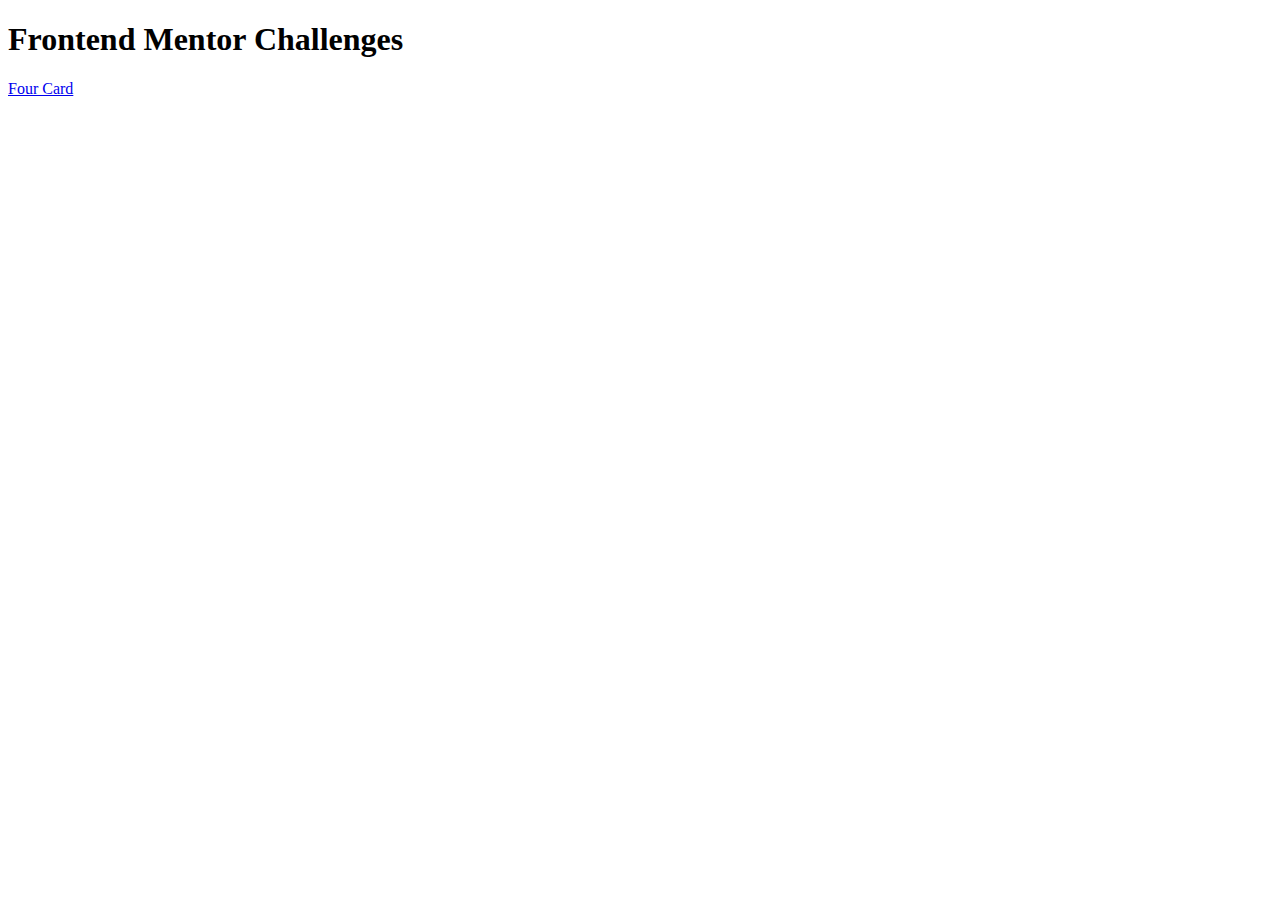
<file: index.html>
<!DOCTYPE html>
<html lang="en">
<head>
    <meta charset="UTF-8">
    <meta name="viewport" content="width=device-width, initial-scale=1.0">
    <title>Main Page of Frontend Mentor Projects</title>
</head>
<body>
    <h1>Frontend Mentor Challenges</h1>
    <a href="/four-card/index.html">Four Card</a>
</body>
</html>
</file>
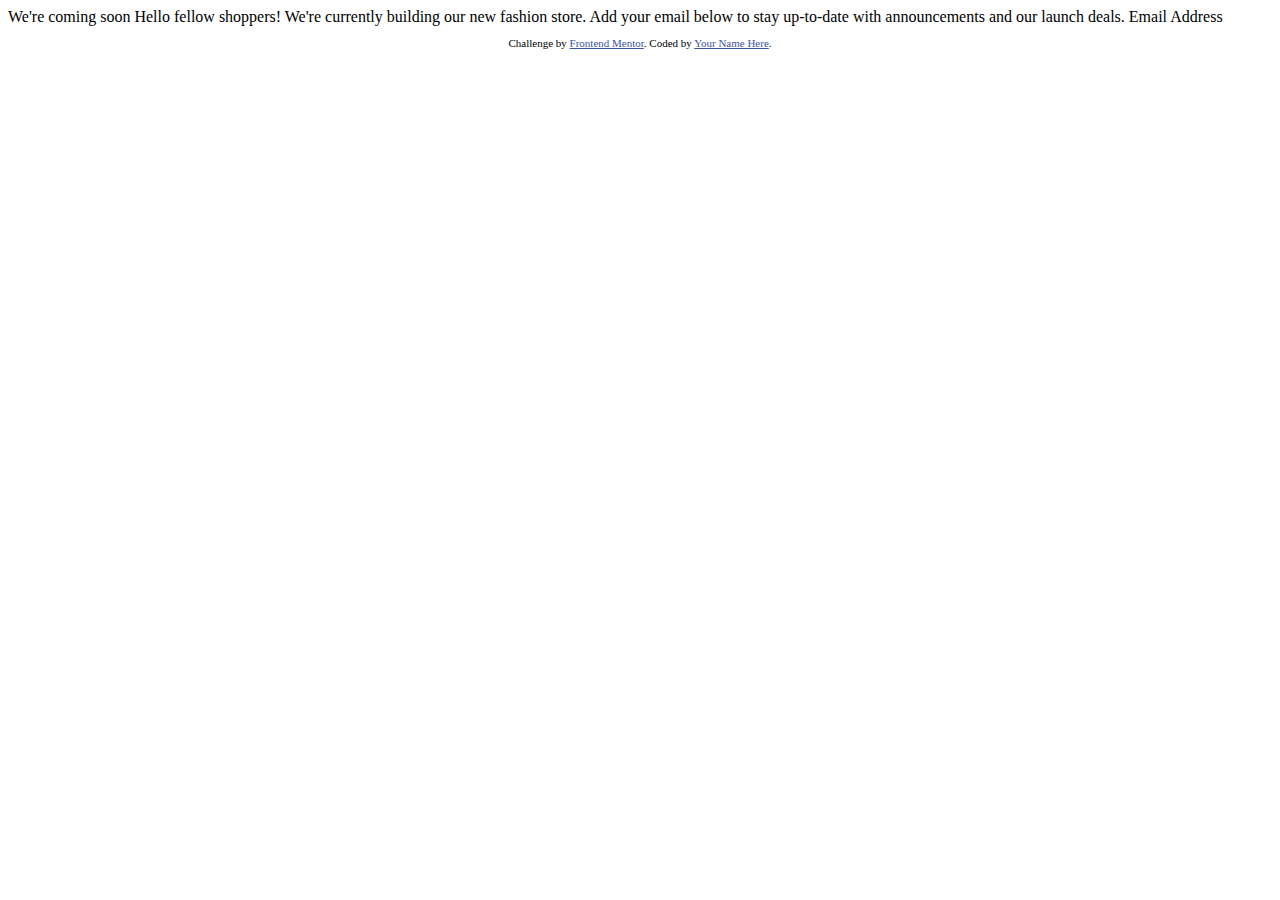
<file: base-apparel-coming-soon-master/index.html>
<!DOCTYPE html>
<html lang="en">
<head>
  <meta charset="UTF-8">
  <meta name="viewport" content="width=device-width, initial-scale=1.0"> <!-- displays site properly based on user's device -->

  <link rel="icon" type="image/png" sizes="32x32" href="./images/favicon-32x32.png">
  
  <title>Frontend Mentor | Base Apparel coming soon page</title>

  <!-- Feel free to remove these styles or customise in your own stylesheet 👍 -->
  <style>
    .attribution { font-size: 11px; text-align: center; }
    .attribution a { color: hsl(228, 45%, 44%); }
  </style>
</head>
<body>

  We're coming soon

  Hello fellow shoppers! We're currently building our new fashion store. 
  Add your email below to stay up-to-date with announcements and our launch deals.

  Email Address
  
  <footer>
    <p class="attribution">
      Challenge by <a href="https://www.frontendmentor.io?ref=challenge" target="_blank">Frontend Mentor</a>. 
      Coded by <a href="#">Your Name Here</a>.
    </p>
  </footer>
</body>
</html>
</file>
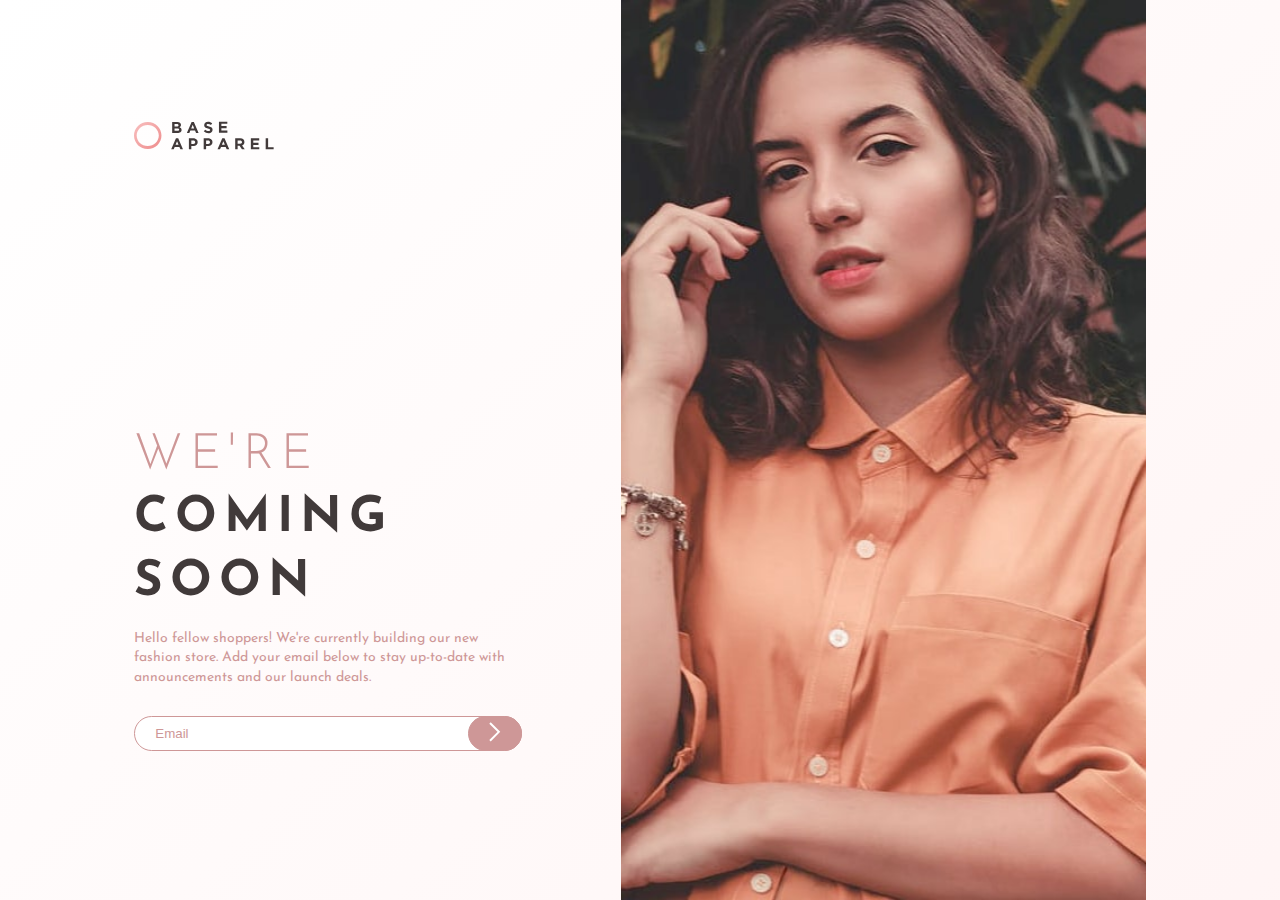
<file: base-apparel-coming-soon/index.html>
<!DOCTYPE html>
<html lang="en">

<head>
  <meta charset="UTF-8">
  <meta name="viewport" content="width=device-width, initial-scale=1.0">
  <link rel="icon" type="image/png" sizes="32x32" href="./images/favicon-32x32.png">
  <link rel="stylesheet" href="./styles/styles.css">
  <title>Frontend Mentor | Base Apparel coming soon page</title>
</head>
<body>
  
  <div class="wrapper">
    <div class="left-container">
      <header class="header">
        <img class="logo" src="./images/logo.svg" alt="logo-icon">
  
        <img class="hero" src="./images/hero-mobile.jpg" alt="hero-mobile">  
      </header>
  
      <main class="main">
  
        <section class="left-section">
  
          <h1><span>We're</span><span>coming</span> soon</h1>
          <p>
            Hello fellow shoppers! We're currently building our new fashion store.
            Add your email below to stay up-to-date with announcements and our launch deals.
          </p>
          <form action="#" id="form">
            <input type="email" placeholder="Email" name="email">
            <button class="btn"><img src="./images/icon-arrow.svg" alt="arrow-icon"></button> 
            <div class="error-box">
              <img src="./images/icon-error.svg" alt="error-icon">
              <small>Please provide a valid email</small>
            </div>   
            
          </form>
  
        </section>
        
      </main>

    </div>
    
    <section class="right-section"></section>
  </div>

  <script src="./script.js"></script>    

</body>

</html>
</file>
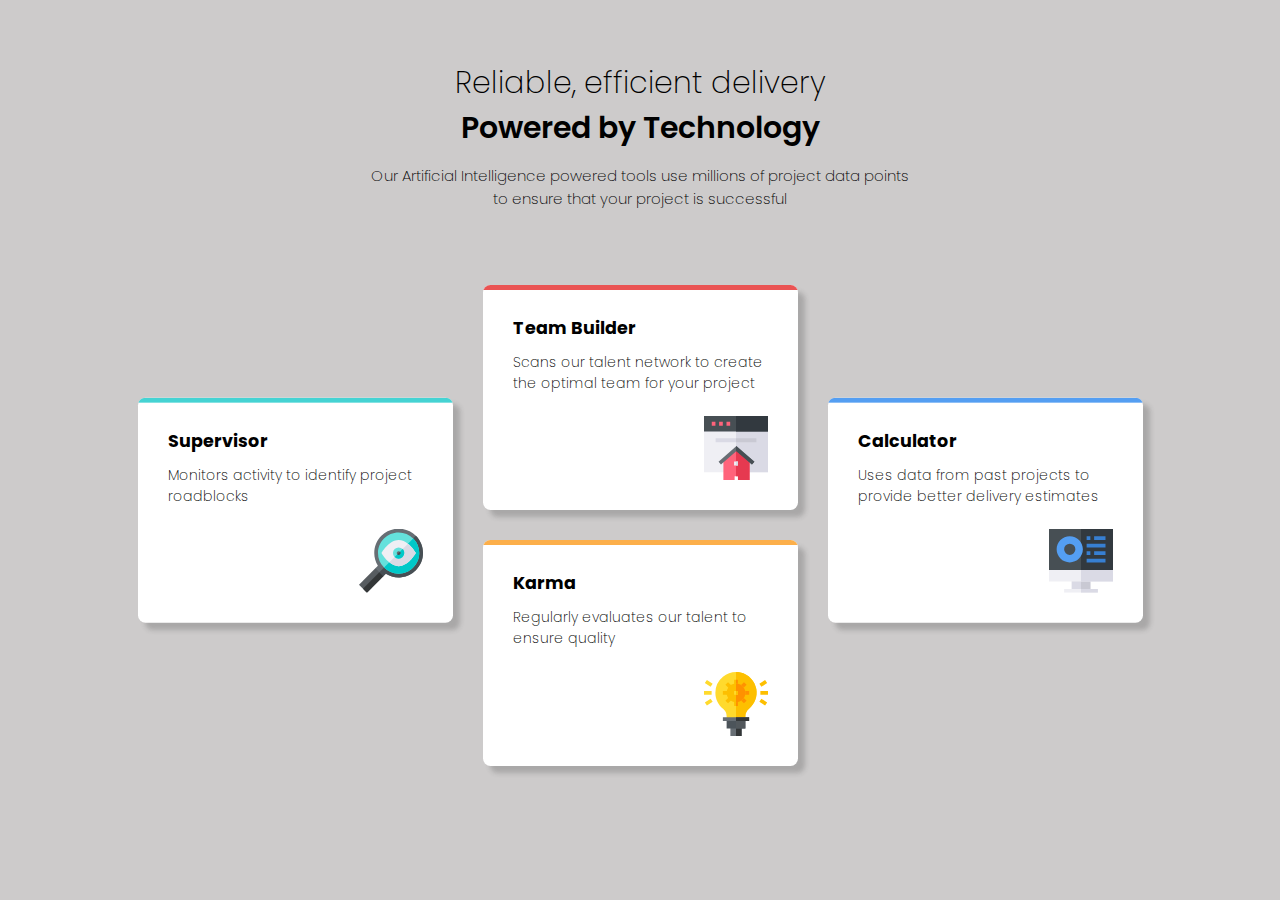
<file: four-card/index.html>
<!DOCTYPE html>
<html lang="en">
<head>
  <meta charset="UTF-8">
  <meta name="viewport" content="width=device-width, initial-scale=1.0"> 
  <link rel="icon" type="image/png" sizes="32x32" href="./images/favicon-32x32.png">
  <link rel="stylesheet" href="style.css">
  <title>Frontend Mentor | Four card feature section</title>
</head>
<body>
  <div class="wrapper">
    <header>
      <h1>
        Reliable, efficient delivery
        <p class="strong-title">Powered by Technology</p>
    </h1>
      <p>Our Artificial Intelligence powered tools use millions of project data points to ensure that your project is successful</p>
    </header>
    <main class="container">
      <div class="box box-cyan box-push">
        <h3>Supervisor</h3>
        <p>Monitors activity to identify project roadblocks</p>
        <img src="./images/icon-supervisor.svg" alt="supervisor">
      </div>
      <div class="box box-red">
        <h3>Team Builder</h3>
        <p>Scans our talent network to create the optimal team for your project</p>
        <img src="./images/icon-team-builder.svg" alt="team-builder">
      </div> 
      <div class="box box-blue box-push">
        <h3>Calculator</h3>
        <p>Uses data from past projects to provide better delivery estimates</p>
        <img src="./images/icon-calculator.svg" alt="calculator">
      </div>
      <div class="box box-orange">
        <h3>Karma</h3>
        <p>Regularly evaluates our talent to ensure quality</p>
        <img src="./images/icon-karma.svg" alt="karma">
      </div>
    </main> 
  </div>
</body>
</html>
</file>
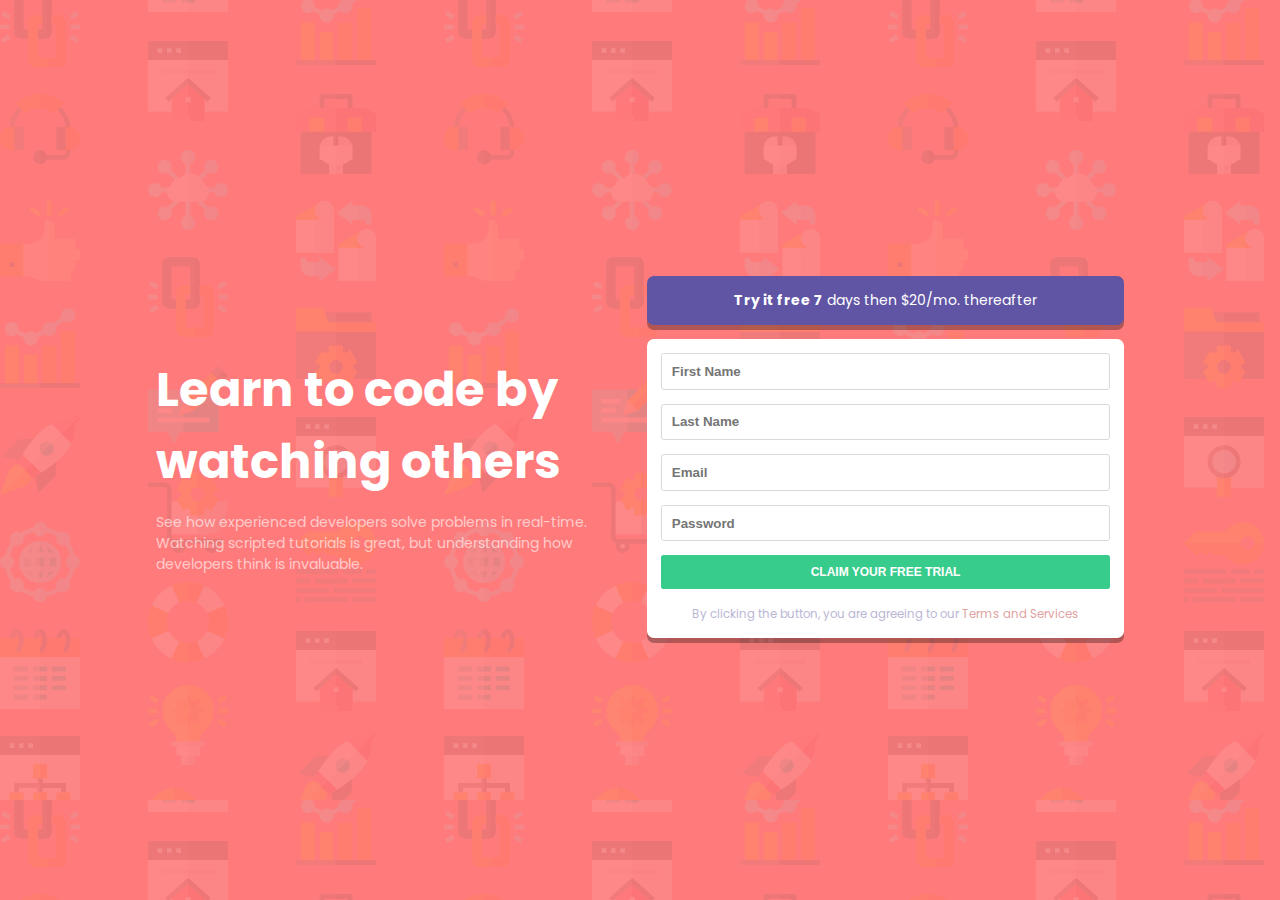
<file: signup-form/index.html>
<!DOCTYPE html>
<html lang="en">
<head>
  <meta charset="UTF-8">
  <meta name="viewport" content="width=device-width, initial-scale=1.0"> <!-- displays site properly based on user's device -->

  <link rel="icon" type="image/png" sizes="32x32" href="./images/favicon-32x32.png">
  <link rel="stylesheet" href="./styles/style.css">
  <title>Frontend Mentor | Intro component with sign up form</title>
</head>
<body>
<div class="wrapper">

  <section class="left-section">
    <h1>Learn to code by watching others</h1>
    <p>
      See how experienced developers solve problems in real-time. Watching scripted tutorials is great, 
      but understanding how developers think is invaluable.
    </p>
  </section>

  <section class="right-section">
    <div>
      <div class="box box-blue">
        <p><strong>Try it free 7</strong> days then $20/mo. thereafter</p>
      </div>
      <form class="box" action="" id="form">
        <div class="form-control">
          <input type="text" placeholder="First Name" id="firstName">
          <img src="./images/icon-error.svg" alt="error-icon">
          <small></small>
        </div>
        <div class="form-control">
          <input type="text" placeholder="Last Name" id="lastName">
          <img src="./images/icon-error.svg" alt="error-icon">
          <small></small>
        </div>
        <div class="form-control">
          <input type="email" placeholder="Email" id="email">
          <img src="./images/icon-error.svg" alt="error-icon">
          <small></small>
          <!-- <small>Looks like this is not an email</small> -->
        </div>
        <div class="form-control">
          <input type="password" placeholder="Password" id="password">
          <img src="./images/icon-error.svg" alt="error-icon">
          <small></small>
        </div>
       <button class="btn">Claim your free trial</button>
       <small class="form-footer">By clicking the button, you are agreeing to our <a href="#">Terms and Services</a></small>
      </form>
    </div>
  </section>

</div>

<script src="./script.js"></script>
 
</body>
</html>
</file>
<file: base-apparel-coming-soon/styles/styles.css>
@import url(typography.css);

@import url(header.css);

@import url(main.css);

@import url(media-query.css);
</file>
<file: four-card/style.css>
@import url('https://fonts.googleapis.com/css2?family=Poppins:wght@200;400;600&display=swap');

/* Typography */

*, *:before, *:after {
    padding: 0;
    margin: 0;
    box-sizing: inherit;
}

html {
    box-sizing: border-box;
    font-size: 15px;
    line-height: 1.5;
    font-family: Poppins, sans-serif;
    background-color: hsl(0, 2%, 80%);
}

.wrapper {
    max-width: 70em;
    margin: 0 auto;
}

h1 {
    font-weight: 200;
}

.strong-title {
    font-weight: 600;
    margin-bottom: 1rem;
}

p {
    font-weight: 200;
}

/* Header Styles */

header {
    max-width: 36rem;
    margin: 4rem auto;
    display: flex;
    flex-direction: column;
    justify-content: center;
    align-items: center;
    text-align: center;
}

.container {
  display: flex;
  flex-wrap: wrap;
  width: 100%;
  margin: 0 auto;
  justify-content: center;
  align-items: center;
}

.box {
   position: relative;
   background-color: #ffffff;
   padding: 2rem;
   width: 21rem;
   margin: 1rem;
   position: relative;
   border-radius: 0.5rem;
   overflow: hidden;
   box-shadow: 7px 7px 5px 0px rgba(50, 50, 50, 0.23);
}

.box-push {
    transform: translateY(50%);
}

@media (max-width: 1020px) {
     .box-push {
          transform: translateY(0); 
        } 
    }

@media (max-width: 400px) {
     header p, h1 { 
        text-align: center; width: 80%; 
    } 
     .strong-title {
          margin: 0 auto; 
        }
    }

.box:after {
    content: '';
    width: 100%;
    height: 5px;
    position: absolute;
    top: 0;
    left: 0;
}

.box-cyan:after {
    background-color: hsl(180, 62%, 55%);
}

.box-red:after {
   background-color: hsl(0, 78%, 62%);
}

.box-blue:after {
    background-color: hsl(212, 86%, 64%);
}

.box-orange:after {
   background-color: hsl(34, 97%, 64%);
}

.box h3 {
    margin-bottom: 0.7rem;
}

.box p {
    font-size: 14px;
    margin-bottom: 1.5rem;
}

.box img {
    display: block;
    margin-left: auto;
}
</file>
<file: signup-form/styles/style.css>
@import url(typography.css);

@import url(left-section.css);

@import url(right-section.css);

@import url(media-query.css);
</file>
